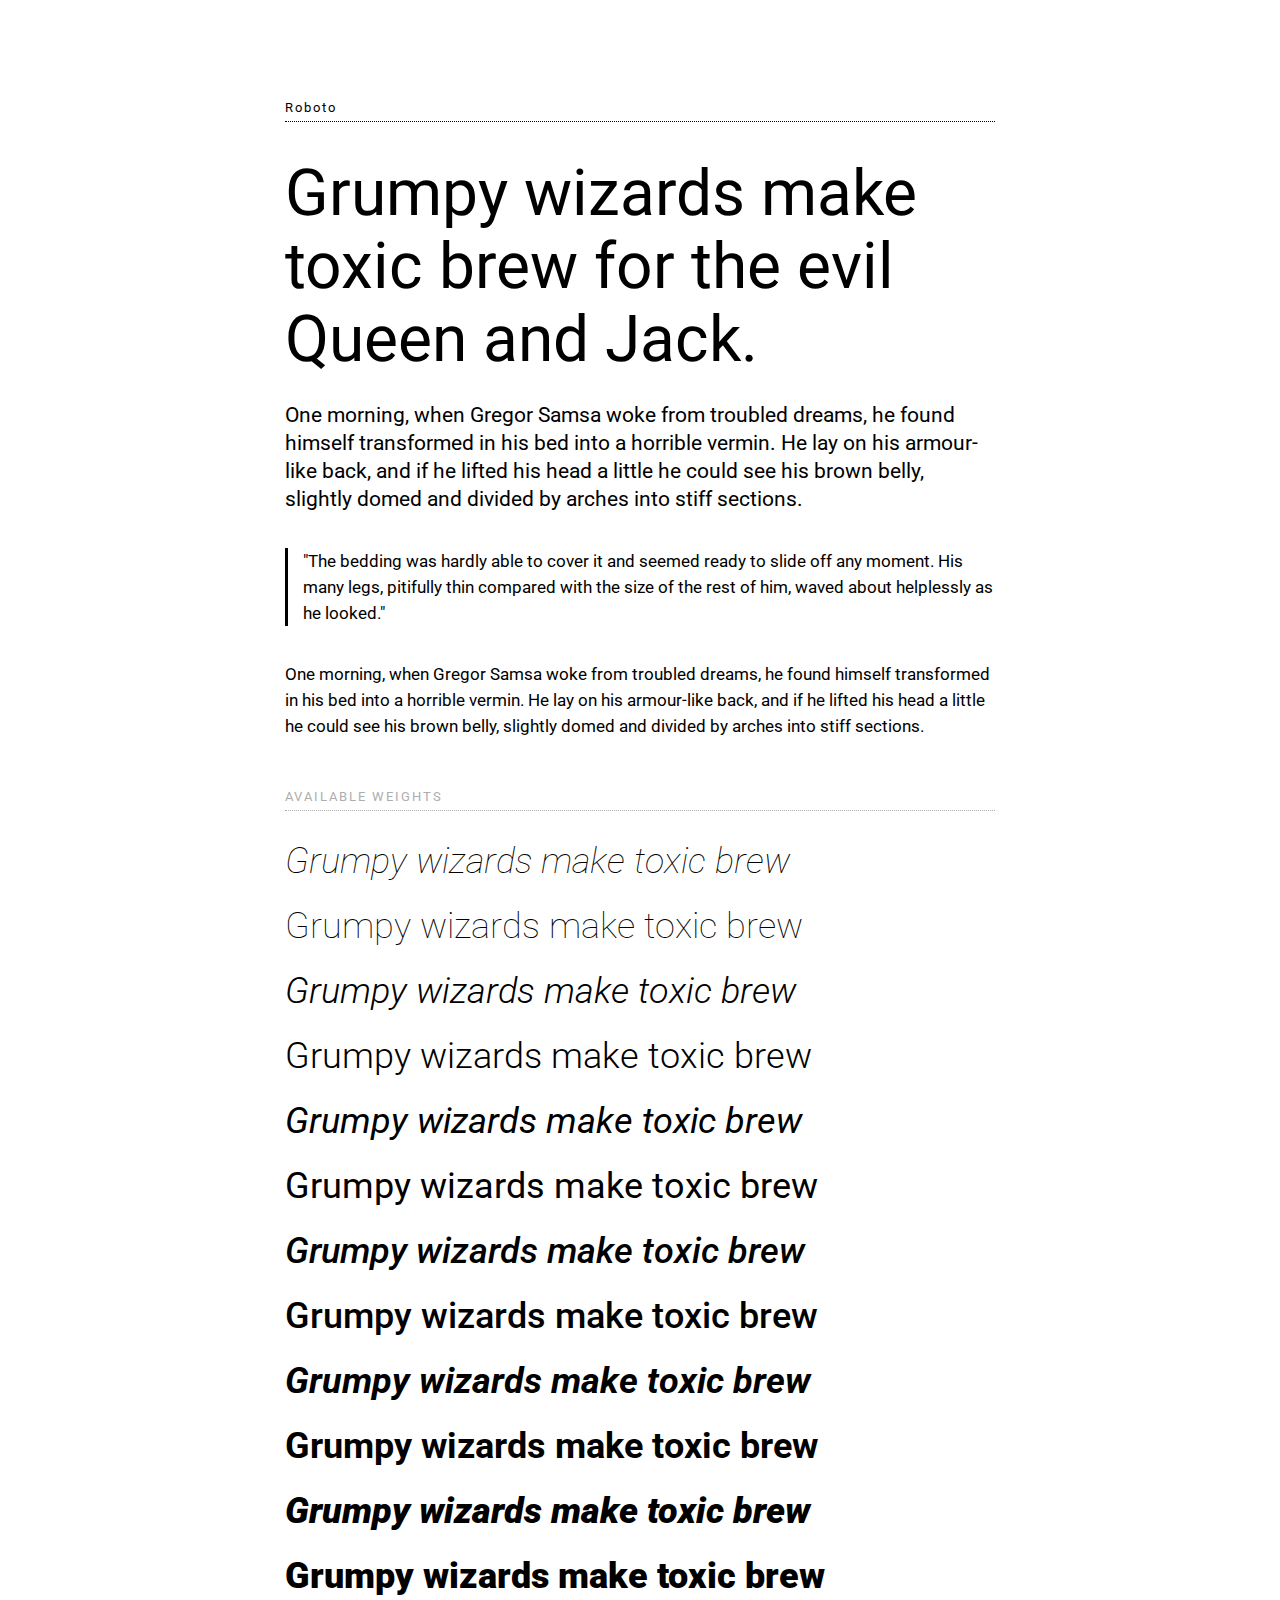
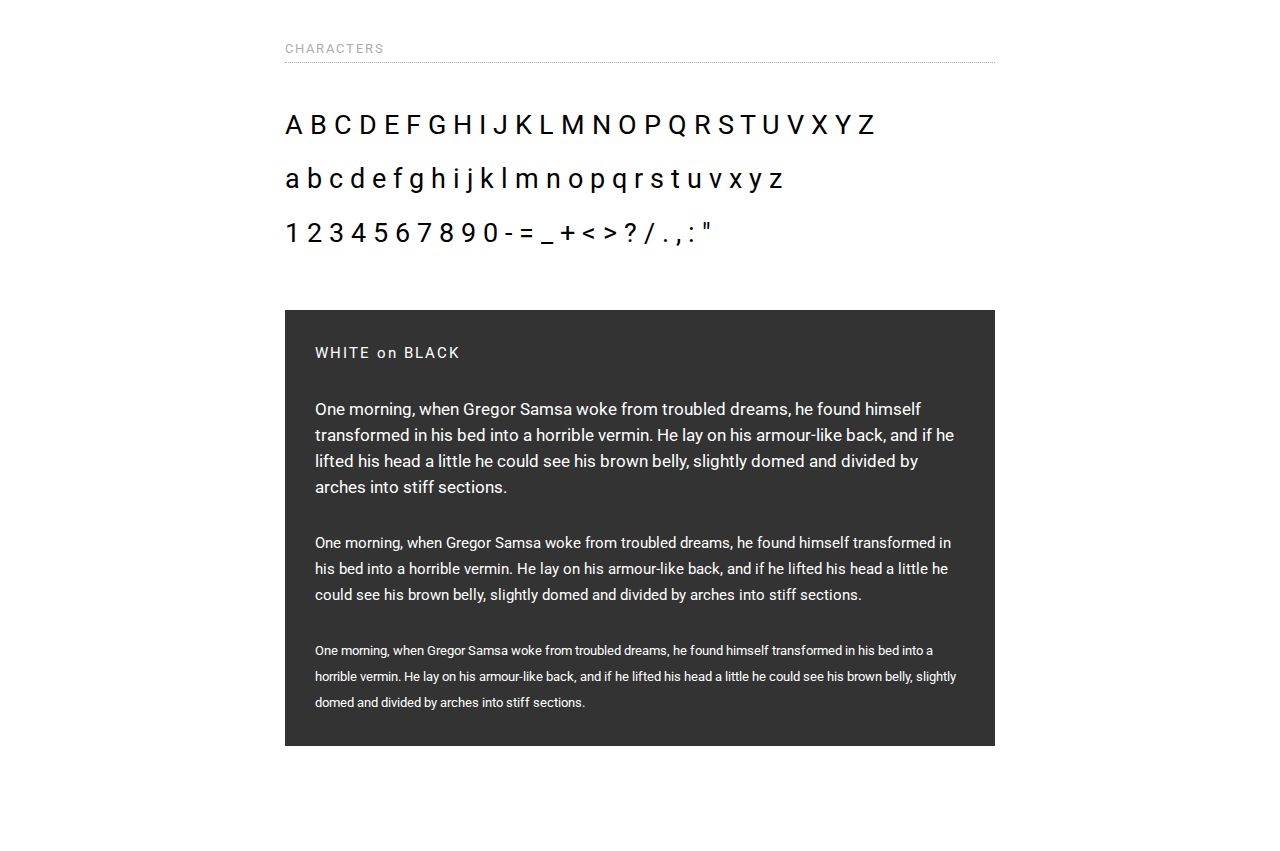
<file: freecampcode/MonSite/font/showcase-font-family/index.html>
<!DOCTYPE html>
<!--[if lt IE 7 ]><html class="ie ie6" lang="en"> <![endif]-->
<!--[if IE 7 ]><html class="ie ie7" lang="en"> <![endif]-->
<!--[if IE 8 ]><html class="ie ie8" lang="en"> <![endif]-->
<!--[if (gte IE 9)|!(IE)]><!--><html lang="en"> <!--<![endif]-->
    <head>
        <meta charset="utf-8">

        <!-- // Change these to better suit your project -->
        <title>Showcase font family - Typecast</title>
        <meta name="description" content="Showcase font family - Typecast">
        <meta name="keywords" content="Showcase font family, Typecast">

        <meta name="viewport" content="width=device-width, initial-scale=1.0, user-scalable=yes"/>
        <meta name="generator" content="Lovingly created using Typecast (http://typecast.com) on 2016/12/11">

        <!-- // CSS Reset – http://meyerweb.com/eric/tools/css/reset/ -->
        <link rel="stylesheet" type="text/css" href="css/reset.css" media="all">


        
        <link rel="stylesheet" type="text/css" href="css/style.css" media="all">
        
        


        <!-- Google Fonts embed code -->
        <script type="text/javascript">
            (function() {
                var link_element = document.createElement("link"),
                    s = document.getElementsByTagName("script")[0];
                if (window.location.protocol !== "http:" && window.location.protocol !== "https:") {
                    link_element.href = "http:";
                }
                link_element.href += "//fonts.googleapis.com/css?family=Roboto:100italic,100,300italic,300,400italic,400,500italic,500,700italic,700,900italic,900";
                link_element.rel = "stylesheet";
                link_element.type = "text/css";
                s.parentNode.insertBefore(link_element, s);
            })();
        </script>



    </head>

<body>
  <div class="wrapper">
    <div>
      <article>
        <p class="heading">Roboto</p>
        <h1>Grumpy wizards make toxic brew for the evil Queen and Jack.</h1>
        <p class="intro">One morning, when Gregor Samsa woke from troubled dreams, he found himself transformed in his bed into a horrible vermin. He lay on his armour-like back, and if he lifted his head a little he could see his brown belly, slightly domed and divided by arches into stiff sections. </p>
        <p class="pullquote">"The bedding was hardly able to cover it and seemed ready to slide off any moment. His many legs, pitifully thin compared with the size of the rest of him, waved about helplessly as he looked."</p>
        <p>One morning, when Gregor Samsa woke from troubled dreams, he found himself transformed in his bed into a horrible vermin. He lay on his armour-like back, and if he lifted his head a little he could see his brown belly, slightly domed and divided by arches into stiff sections.</p>
        <p class="weights">AVAILABLE WEIGHTS</p>
        <p class="weight1">Grumpy wizards make toxic brew</p>
        <p class="weight2">Grumpy wizards make toxic brew</p>
        <p class="weight3">Grumpy wizards make toxic brew</p>
        <p class="weight4">Grumpy wizards make toxic brew</p>
        <p class="weight5">Grumpy wizards make toxic brew</p>
        <p class="weight6">Grumpy wizards make toxic brew</p>
        <p class="weight7">Grumpy wizards make toxic brew</p>
        <p class="weight8">Grumpy wizards make toxic brew</p>
        <p class="weight9">Grumpy wizards make toxic brew</p>
        <p class="weight10">Grumpy wizards make toxic brew</p>
        <p class="weight11">Grumpy wizards make toxic brew</p>
        <p class="weight12">Grumpy wizards make toxic brew</p>
        <p class="weights">CHARACTERS</p>
        <p class="map">A B C D E F G H I J K L M N O P Q R S T U V X Y Z</p>
        <p class="map">a b c d e f g h i j k l m n o p q r s t u v x y z</p>
        <p class="map">1 2 3 4 5 6 7 8 9 0 - = _ + &lt; &gt; ? / . , : "</p>
        <p class="inverse-heading">WHITE on BLACK</p>
        <p class="inverse-big">One morning, when Gregor Samsa woke from troubled dreams, he found himself transformed in his bed into a horrible vermin. He lay on his armour-like back, and if he lifted his head a little he could see his brown belly, slightly domed and divided by arches into stiff sections.</p>
        <p class="inverse-med">One morning, when Gregor Samsa woke from troubled dreams, he found himself transformed in his bed into a horrible vermin. He lay on his armour-like back, and if he lifted his head a little he could see his brown belly, slightly domed and divided by arches into stiff sections.</p>
        <p class="inverse-small">One morning, when Gregor Samsa woke from troubled dreams, he found himself transformed in his bed into a horrible vermin. He lay on his armour-like back, and if he lifted his head a little he could see his brown belly, slightly domed and divided by arches into stiff sections.</p>
      </article>
    </div>
  </div>
</body>
</html>
</file>
<file: freecampcode/MonSite/font/showcase-font-family/css/style.css>
body {
	 padding: 50px 0;
	 font-size: 13px;
	 font-family: "Roboto";
	 font-style: normal;
	 font-weight: 400;
}

p.weight1 {
	 font-family: "Roboto";
	 font-weight: 100;
	 font-style: italic;
	 font-size: 36px;
	 line-height: 30px;
}

p.weight2 {
	 font-family: "Roboto";
	 font-weight: 100;
	 font-style: normal;
	 font-size: 36px;
	 line-height: 30px;
}

p.weight3 {
	 font-family: "Roboto";
	 font-weight: 300;
	 font-style: italic;
	 font-size: 36px;
	 line-height: 30px;
}

p.weight4 {
	 font-family: "Roboto";
	 font-weight: 300;
	 font-style: normal;
	 font-size: 36px;
	 line-height: 30px;
}

p.weight5 {
	 font-family: "Roboto";
	 font-weight: 400;
	 font-style: italic;
	 font-size: 36px;
	 line-height: 30px;
}

p.weight6 {
	 font-family: "Roboto";
	 font-weight: 400;
	 font-style: normal;
	 font-size: 36px;
	 line-height: 30px;
}

p.weight7 {
	 font-family: "Roboto";
	 font-weight: 500;
	 font-style: italic;
	 font-size: 36px;
	 line-height: 30px;
}

p.weight8 {
	 font-family: "Roboto";
	 font-weight: 500;
	 font-style: normal;
	 font-size: 36px;
	 line-height: 30px;
}

p.weight9 {
	 font-family: "Roboto";
	 font-weight: 700;
	 font-style: italic;
	 font-size: 36px;
	 line-height: 30px;
}

p.weight10 {
	 font-family: "Roboto";
	 font-weight: 700;
	 font-style: normal;
	 font-size: 36px;
	 line-height: 30px;
}

p.weight11 {
	 font-family: "Roboto";
	 font-weight: 900;
	 font-style: italic;
	 font-size: 36px;
	 line-height: 30px;
}

p.weight12 {
	 font-family: "Roboto";
	 font-weight: 900;
	 font-style: normal;
	 font-size: 36px;
	 line-height: 30px;
}

div.wrapper {
	 margin: 0 auto;
	 display: block;
	 white-space: nowrap;
	 text-align: center;
	 padding-bottom: 20px;
	 min-height: 100%;
	 width: auto;
	 max-width: none;
}

div {
	 text-align: left;
	 display: inline-block;
	 white-space: normal;
	 vertical-align: top;
	 -webkit-box-sizing: border-box;
	 -moz-box-sizing: border-box;
	 box-sizing: border-box;
	 padding: 0 2%;
	 max-width: 760px;
	 width: 760px;
}

h1 {
	 font-size: 64px;
	 line-height: 73px;
	 margin-bottom: 25px;
}

p {
	 font-size: 17px;
	 line-height: 26px;
	 margin-bottom: 35px;
}

p.weights {
	 letter-spacing: 2px;
	 font-size: 13px;
	 color: rgba(173,173,173,1);
	 margin-bottom: 35px;
	 border-width: 0px 0px 1px 0px;
	 border-style: dotted;
	 margin-top: 45px;
}

p.pullquote {
	 font-size: 17px;
	 line-height: 26px;
	 margin-bottom: 35px;
	 padding-left: 15px;
	 border-width: 0px 0px 0px 3px;
	 border-style: solid;
}

p.map {
	 font-weight: 400;
	 font-style: normal;
	 margin-bottom: 0px;
	 text-align: justify;
	 font-size: 27px;
	 line-height: 54px;
	 margin-top: 0px;
}

p.heading {
	 letter-spacing: 2px;
	 font-size: 13px;
	 margin-bottom: 35px;
	 border-width: 0px 0px 1px 0px;
	 border-style: dotted;
	 margin-top: 45px;
	 color: rgba(0,0,0,1);
}

p.intro {
	 margin-bottom: 35px;
	 font-size: 21px;
	 line-height: 28px;
}

p.inverse-big {
	 background-color: rgba(51,51,51,1);
	 color: rgba(255,255,255,1);
	 padding: 30px;
	 margin-bottom: 0px;
}

p.inverse-med {
	 background-color: rgba(51,51,51,1);
	 color: rgba(255,255,255,1);
	 padding: 30px;
	 margin-bottom: 0px;
	 padding-top: 0px;
	 font-size: 15px;
}

p.inverse-small {
	 padding-top: 0px;
	 padding-left: 30px;
	 padding-right: 30px;
	 padding-bottom: 30px;
	 background-color: rgba(51,51,51,1);
	 color: rgba(255,255,255,1);
	 font-size: 13px;
}

p.inverse-heading {
	 background-color: rgba(51,51,51,1);
	 color: rgba(255,255,255,1);
	 padding: 30px;
	 margin-bottom: 0px;
	 padding-bottom: 0px;
	 font-size: 15px;
	 letter-spacing: 2px;
	 margin-top: 50px;
}
</file>
